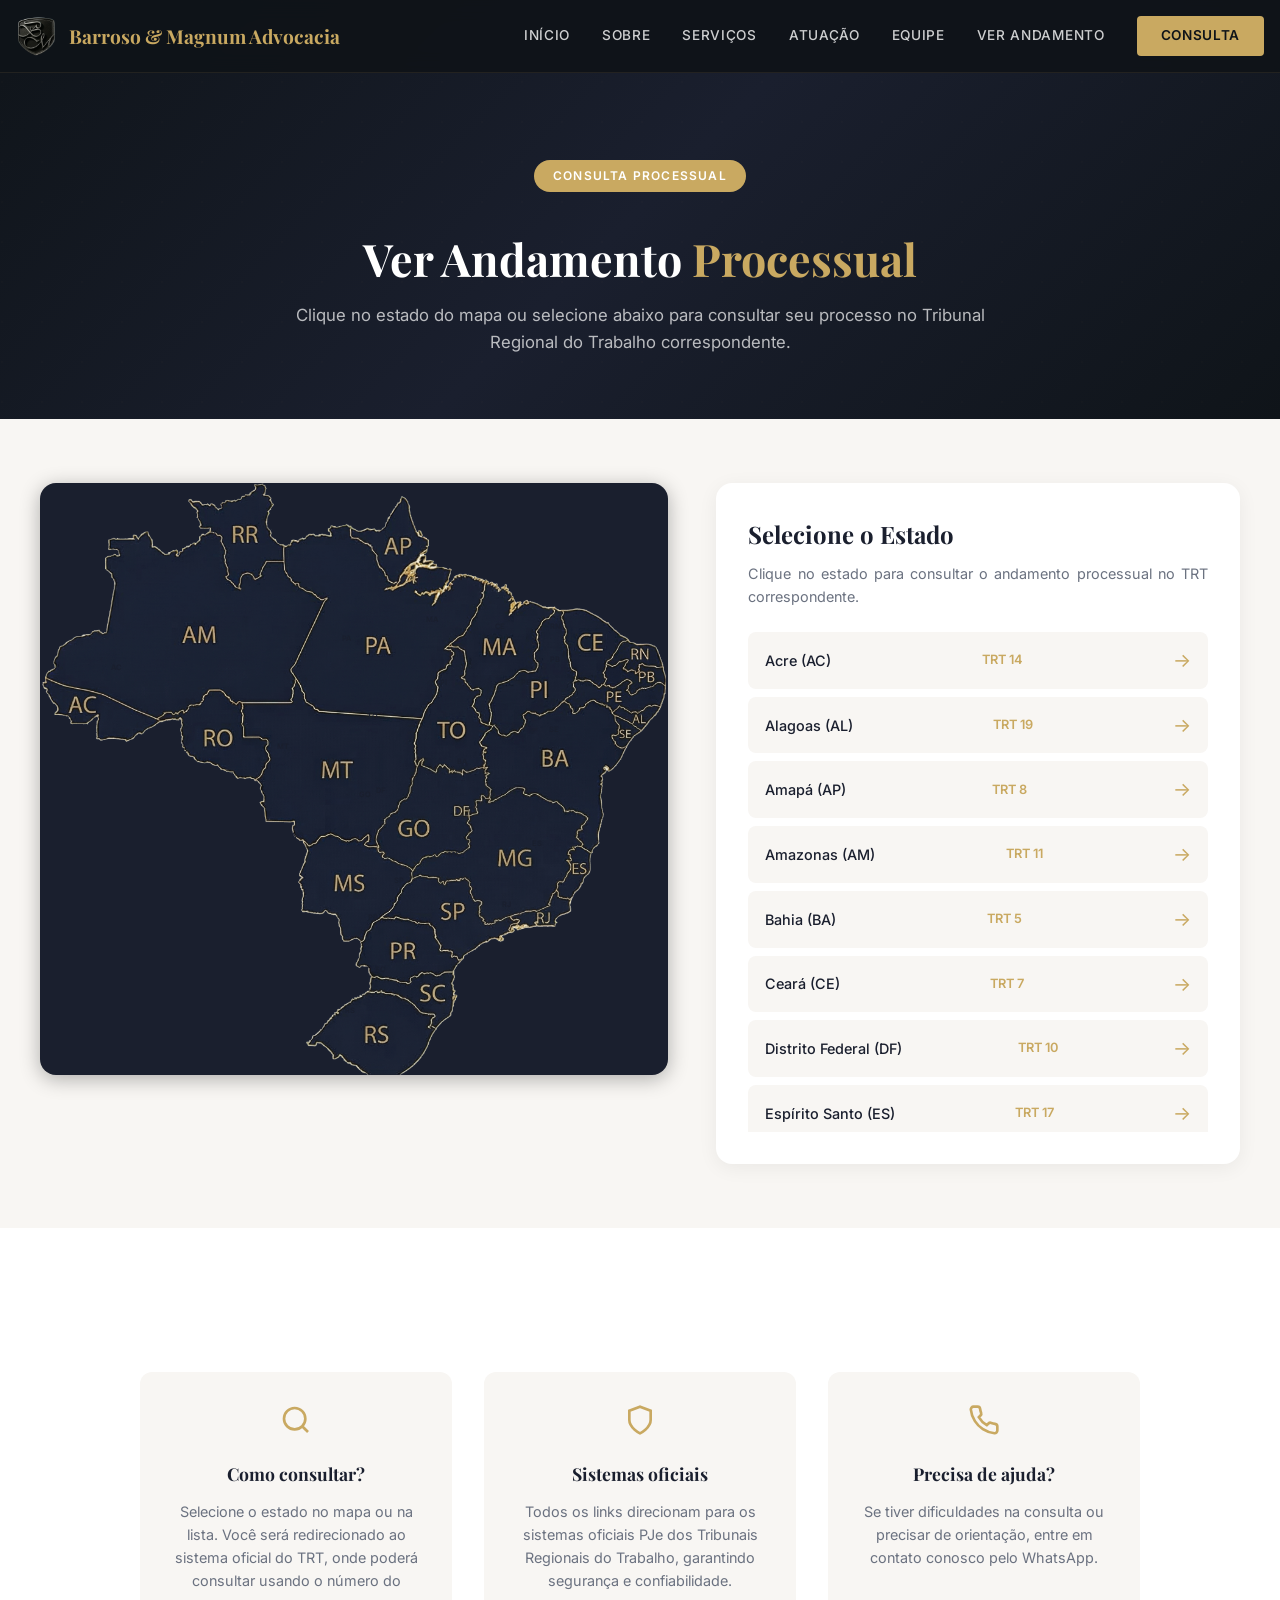
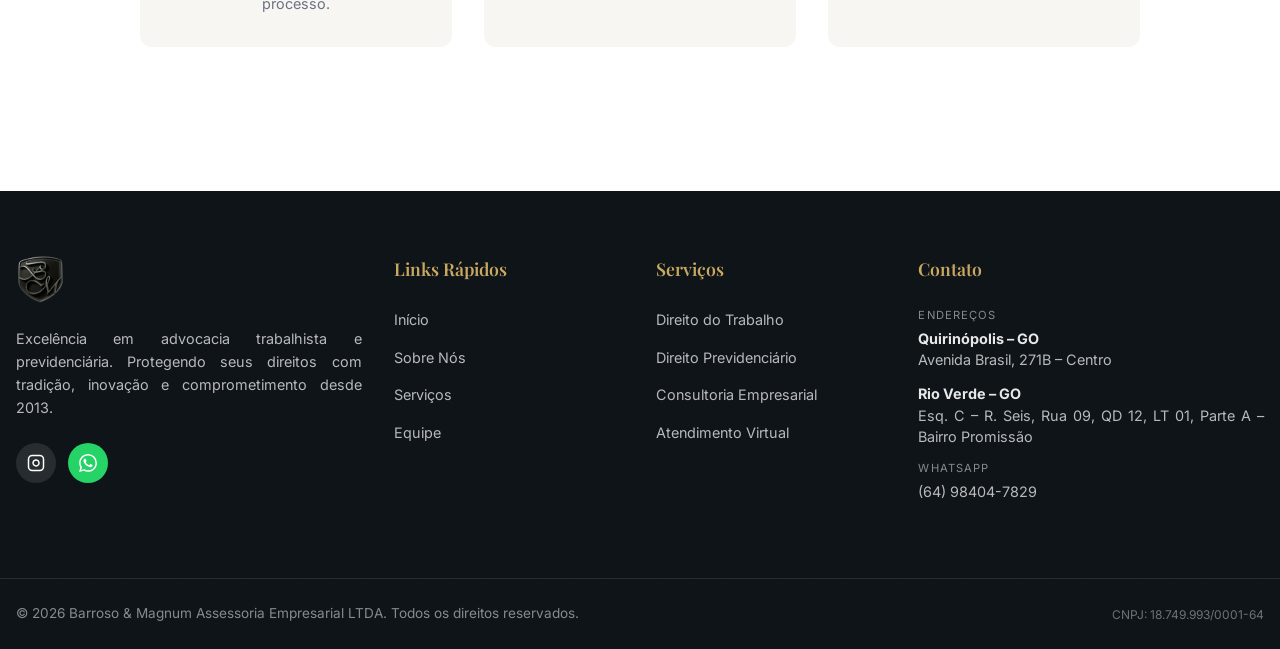
<file: ver-andamento.html>
<!DOCTYPE html>
<html lang="pt-BR">
<head>
  <meta charset="UTF-8" />
  <meta name="viewport" content="width=device-width, initial-scale=1.0" />
  <meta name="description" content="Consulte o andamento processual do seu caso diretamente no Tribunal Regional do Trabalho do seu estado." />
  <meta name="keywords" content="andamento processual, TRT, consulta processo, Justiça do Trabalho" />
  <meta name="author" content="Barroso & Magnum Assessoria Empresarial LTDA" />
  <meta name="theme-color" content="#1a1f2e" />
  <link rel="icon" type="image/png" href="./images/logo.png" />
  <title>Ver Andamento Processual | Barroso & Magnum</title>
  <link rel="preconnect" href="https://fonts.googleapis.com" />
  <link rel="preconnect" href="https://fonts.gstatic.com" crossorigin />
  <link href="https://fonts.googleapis.com/css2?family=Playfair+Display:wght@400;500;600;700;800&family=Inter:wght@300;400;500;600;700&display=swap" rel="stylesheet" />
  <link rel="stylesheet" href="./assets/styles.css" />
  <link rel="stylesheet" href="./assets/andamento.css" />
</head>
<body>
  <!-- Navbar -->
  <nav id="navbar" class="navbar scrolled">
    <div class="nav-container">
      <a href="./index.html" class="nav-logo">
        <img src="./images/logo.png" alt="Barroso & Magnum" class="nav-logo-img" />
        <span class="nav-logo-text">Barroso & Magnum Advocacia</span>
      </a>
      <div class="nav-links" id="navLinks">
        <a href="./index.html#home">INÍCIO</a>
        <a href="./index.html#sobre">SOBRE</a>
        <a href="./index.html#servicos">SERVIÇOS</a>
        <a href="./index.html#atuacao">ATUAÇÃO</a>
        <a href="./index.html#equipe">EQUIPE</a>
        <a href="./ver-andamento.html">VER ANDAMENTO</a>
        <a href="./ver-andamento.html" class="nav-btn-consulta">CONSULTA</a>
      </div>
      <button class="nav-toggle" id="navToggle" aria-label="Abrir menu" aria-expanded="false">
        <span></span><span></span><span></span>
      </button>
    </div>
  </nav>

  <main>
    <!-- Hero Banner -->
    <section class="andamento-hero">
      <div class="andamento-hero-content">
        <span class="section-label-pill">CONSULTA PROCESSUAL</span>
        <h1 class="andamento-hero-title">Ver Andamento <span class="gold-text">Processual</span></h1>
        <p class="andamento-hero-desc">Clique no estado do mapa ou selecione abaixo para consultar seu processo no Tribunal Regional do Trabalho correspondente.</p>
      </div>
    </section>

    <!-- Map Section -->
    <section class="map-section">
      <div class="map-container">
        <div class="map-wrapper">
          <img src="./images/mapa-brasil.png" alt="Mapa do Brasil" class="mapa-background">
          <div id="tooltip" class="map-tooltip" role="tooltip" aria-hidden="true">Consultar processos no TRT deste estado</div>
          <svg id="brazilMap" viewBox="0 0 800 750" xmlns="http://www.w3.org/2000/svg" role="img" aria-label="Mapa interativo do Brasil com estados clicáveis">
            <!-- AM - Amazonas -->
            <path id="AM" class="state" d="M120,80 L220,60 L280,80 L300,120 L280,180 L300,220 L260,260 L200,260 L140,240 L100,200 L80,140 Z" data-state="AM" tabindex="0" aria-label="Amazonas - TRT 11"/>
            <!-- PA - Pará -->
            <path id="PA" class="state" d="M300,120 L400,100 L460,120 L480,180 L460,240 L400,280 L340,260 L300,220 L280,180 Z" data-state="PA" tabindex="0" aria-label="Pará - TRT 8"/>
            <!-- RR - Roraima -->
            <path id="RR" class="state" d="M180,20 L240,10 L260,40 L240,70 L200,70 L170,50 Z" data-state="RR" tabindex="0" aria-label="Roraima - TRT 11"/>
            <!-- AP - Amapá -->
            <path id="AP" class="state" d="M360,30 L400,20 L420,50 L400,90 L370,80 L350,60 Z" data-state="AP" tabindex="0" aria-label="Amapá - TRT 8"/>
            <!-- AC - Acre -->
            <path id="AC" class="state" d="M40,200 L100,190 L130,220 L110,260 L60,260 L30,240 Z" data-state="AC" tabindex="0" aria-label="Acre - TRT 14"/>
            <!-- RO - Rondônia -->
            <path id="RO" class="state" d="M140,240 L200,230 L230,270 L210,310 L160,310 L130,280 Z" data-state="RO" tabindex="0" aria-label="Rondônia - TRT 14"/>
            <!-- MT - Mato Grosso -->
            <path id="MT" class="state" d="M230,270 L340,260 L380,300 L380,380 L320,400 L260,380 L230,340 Z" data-state="MT" tabindex="0" aria-label="Mato Grosso - TRT 23"/>
            <!-- TO - Tocantins -->
            <path id="TO" class="state" d="M400,240 L440,230 L460,280 L450,340 L420,360 L390,340 L380,300 Z" data-state="TO" tabindex="0" aria-label="Tocantins - TRT 10"/>
            <!-- MA - Maranhão -->
            <path id="MA" class="state" d="M460,120 L530,110 L560,150 L540,200 L500,220 L460,210 L450,170 Z" data-state="MA" tabindex="0" aria-label="Maranhão - TRT 16"/>
            <!-- PI - Piauí -->
            <path id="PI" class="state" d="M500,200 L540,190 L560,230 L550,280 L520,300 L490,280 L480,240 Z" data-state="PI" tabindex="0" aria-label="Piauí - TRT 22"/>
            <!-- CE - Ceará -->
            <path id="CE" class="state" d="M560,140 L620,130 L640,170 L620,210 L580,210 L560,180 Z" data-state="CE" tabindex="0" aria-label="Ceará - TRT 7"/>
            <!-- RN - Rio Grande do Norte -->
            <path id="RN" class="state" d="M640,160 L690,150 L700,180 L680,200 L650,200 L640,180 Z" data-state="RN" tabindex="0" aria-label="Rio Grande do Norte - TRT 21"/>
            <!-- PB - Paraíba -->
            <path id="PB" class="state" d="M640,200 L700,195 L710,220 L690,235 L650,235 L635,220 Z" data-state="PB" tabindex="0" aria-label="Paraíba - TRT 13"/>
            <!-- PE - Pernambuco -->
            <path id="PE" class="state" d="M560,230 L640,225 L700,240 L700,270 L640,270 L560,260 Z" data-state="PE" tabindex="0" aria-label="Pernambuco - TRT 6"/>
            <!-- AL - Alagoas -->
            <path id="AL" class="state" d="M660,270 L700,265 L710,290 L690,300 L665,295 Z" data-state="AL" tabindex="0" aria-label="Alagoas - TRT 19"/>
            <!-- SE - Sergipe -->
            <path id="SE" class="state" d="M650,300 L685,295 L690,320 L670,330 L650,320 Z" data-state="SE" tabindex="0" aria-label="Sergipe - TRT 20"/>
            <!-- BA - Bahia -->
            <path id="BA" class="state" d="M460,280 L550,270 L620,280 L650,320 L640,400 L580,430 L500,420 L460,380 L440,340 Z" data-state="BA" tabindex="0" aria-label="Bahia - TRT 5"/>
            <!-- GO - Goiás -->
            <path id="GO" class="state" d="M380,360 L440,340 L460,380 L450,430 L410,450 L370,430 L360,390 Z" data-state="GO" tabindex="0" aria-label="Goiás - TRT 18"/>
            <!-- DF - Distrito Federal -->
            <circle id="DF" class="state state-df" cx="435" cy="395" r="12" data-state="DF" tabindex="0" aria-label="Distrito Federal - TRT 10"/>
            <!-- MG - Minas Gerais -->
            <path id="MG" class="state" d="M450,430 L540,420 L600,440 L620,490 L580,530 L520,540 L470,520 L440,480 Z" data-state="MG" tabindex="0" aria-label="Minas Gerais - TRT 3"/>
            <!-- ES - Espírito Santo -->
            <path id="ES" class="state" d="M620,440 L660,430 L670,470 L650,500 L620,490 Z" data-state="ES" tabindex="0" aria-label="Espírito Santo - TRT 17"/>
            <!-- RJ - Rio de Janeiro -->
            <path id="RJ" class="state" d="M570,530 L620,520 L650,540 L640,570 L600,570 L570,555 Z" data-state="RJ" tabindex="0" aria-label="Rio de Janeiro - TRT 1"/>
            <!-- SP - São Paulo -->
            <path id="SP" class="state" d="M400,470 L470,460 L530,480 L540,540 L500,570 L440,560 L400,530 Z" data-state="SP" tabindex="0" aria-label="São Paulo - TRT 2/15"/>
            <!-- MS - Mato Grosso do Sul -->
            <path id="MS" class="state" d="M300,400 L370,390 L400,430 L400,490 L360,520 L300,510 L280,460 Z" data-state="MS" tabindex="0" aria-label="Mato Grosso do Sul - TRT 24"/>
            <!-- PR - Paraná -->
            <path id="PR" class="state" d="M360,520 L440,510 L480,540 L470,590 L410,610 L360,590 Z" data-state="PR" tabindex="0" aria-label="Paraná - TRT 9"/>
            <!-- SC - Santa Catarina -->
            <path id="SC" class="state" d="M390,610 L460,600 L480,630 L460,660 L410,660 L390,640 Z" data-state="SC" tabindex="0" aria-label="Santa Catarina - TRT 12"/>
            <!-- RS - Rio Grande do Sul -->
            <path id="RS" class="state" d="M350,650 L420,640 L460,660 L450,710 L400,730 L350,710 L330,680 Z" data-state="RS" tabindex="0" aria-label="Rio Grande do Sul - TRT 4"/>
          </svg>
        </div>

        <!-- State List (mobile alternative) -->
        <div class="states-list-wrapper">
          <h3>Selecione o Estado</h3>
          <p class="states-list-desc">Clique no estado para consultar o andamento processual no TRT correspondente.</p>
          <div class="states-grid" id="statesGrid" role="list" aria-label="Lista de estados brasileiros">
            <!-- Populated by JS -->
          </div>
        </div>
      </div>
    </section>

    <!-- Info Section -->
    <section class="andamento-info">
      <div class="section-container">
        <div class="info-cards">
          <div class="info-card">
            <div class="info-card-icon">
              <svg width="32" height="32" viewBox="0 0 24 24" fill="none" stroke="#C9A961" stroke-width="2"><circle cx="11" cy="11" r="8"/><line x1="21" y1="21" x2="16.65" y2="16.65"/></svg>
            </div>
            <h4>Como consultar?</h4>
            <p>Selecione o estado no mapa ou na lista. Você será redirecionado ao sistema oficial do TRT, onde poderá consultar usando o número do processo.</p>
          </div>
          <div class="info-card">
            <div class="info-card-icon">
              <svg width="32" height="32" viewBox="0 0 24 24" fill="none" stroke="#C9A961" stroke-width="2"><path d="M12 22s8-4 8-10V5l-8-3-8 3v7c0 6 8 10 8 10z"/></svg>
            </div>
            <h4>Sistemas oficiais</h4>
            <p>Todos os links direcionam para os sistemas oficiais PJe dos Tribunais Regionais do Trabalho, garantindo segurança e confiabilidade.</p>
          </div>
          <div class="info-card">
            <div class="info-card-icon">
              <svg width="32" height="32" viewBox="0 0 24 24" fill="none" stroke="#C9A961" stroke-width="2"><path d="M22 16.92v3a2 2 0 0 1-2.18 2 19.79 19.79 0 0 1-8.63-3.07 19.5 19.5 0 0 1-6-6 19.79 19.79 0 0 1-3.07-8.67A2 2 0 0 1 4.11 2h3a2 2 0 0 1 2 1.72 12.84 12.84 0 0 0 .7 2.81 2 2 0 0 1-.45 2.11L8.09 9.91a16 16 0 0 0 6 6l1.27-1.27a2 2 0 0 1 2.11-.45 12.84 12.84 0 0 0 2.81.7A2 2 0 0 1 22 16.92z"/></svg>
            </div>
            <h4>Precisa de ajuda?</h4>
            <p>Se tiver dificuldades na consulta ou precisar de orientação, entre em contato conosco pelo WhatsApp.</p>
          </div>
        </div>
      </div>
    </section>
  </main>

  <!-- Footer (same as index) -->
  <footer class="footer">
    <div class="footer-pattern"></div>
    <div class="footer-content">
      <div class="footer-grid">
        <div class="footer-col footer-brand">
          <div class="footer-logo">
            <img src="./images/logo.png" alt="Barroso & Magnum" />
          </div>
          <p class="footer-desc">Excelência em advocacia trabalhista e previdenciária. Protegendo seus direitos com tradição, inovação e comprometimento desde 2013.</p>
          <div class="footer-social">
            <a href="#" aria-label="Instagram" class="social-btn"><svg width="18" height="18" viewBox="0 0 24 24" fill="none" stroke="currentColor" stroke-width="2"><rect x="2" y="2" width="20" height="20" rx="5" ry="5"/><path d="M16 11.37A4 4 0 1 1 12.63 8 4 4 0 0 1 16 11.37z"/><line x1="17.5" y1="6.5" x2="17.51" y2="6.5"/></svg></a>
            <a href="https://wa.me/5564984047829" target="_blank" rel="noopener noreferrer" aria-label="WhatsApp" class="social-btn whatsapp-social"><svg width="18" height="18" viewBox="0 0 24 24" fill="currentColor"><path d="M17.472 14.382c-.297-.149-1.758-.867-2.03-.967-.273-.099-.471-.148-.67.15-.197.297-.767.966-.94 1.164-.173.199-.347.223-.644.075-.297-.15-1.255-.463-2.39-1.475-.883-.788-1.48-1.761-1.653-2.059-.173-.297-.018-.458.13-.606.134-.133.298-.347.446-.52.149-.174.198-.298.298-.497.099-.198.05-.371-.025-.52-.075-.149-.669-1.612-.916-2.207-.242-.579-.487-.5-.669-.51-.173-.008-.371-.01-.57-.01-.198 0-.52.074-.792.372-.272.297-1.04 1.016-1.04 2.479 0 1.462 1.065 2.875 1.213 3.074.149.198 2.096 3.2 5.077 4.487.709.306 1.262.489 1.694.625.712.227 1.36.195 1.871.118.571-.085 1.758-.719 2.006-1.413.248-.694.248-1.289.173-1.413-.074-.124-.272-.198-.57-.347m-5.421 7.403h-.004a9.87 9.87 0 01-5.031-1.378l-.361-.214-3.741.982.998-3.648-.235-.374a9.86 9.86 0 01-1.51-5.26c.001-5.45 4.436-9.884 9.888-9.884 2.64 0 5.122 1.03 6.988 2.898a9.825 9.825 0 012.893 6.994c-.003 5.45-4.437 9.884-9.885 9.884m8.413-18.297A11.815 11.815 0 0012.05 0C5.495 0 .16 5.335.157 11.892c0 2.096.547 4.142 1.588 5.945L.057 24l6.305-1.654a11.882 11.882 0 005.683 1.448h.005c6.554 0 11.89-5.335 11.893-11.893a11.821 11.821 0 00-3.48-8.413z"/></svg></a>
          </div>
        </div>
        <div class="footer-col">
          <h4>Links Rápidos</h4>
          <ul>
            <li><a href="./index.html#home">Início</a></li>
            <li><a href="./index.html#sobre">Sobre Nós</a></li>
            <li><a href="./index.html#servicos">Serviços</a></li>
            <li><a href="./index.html#equipe">Equipe</a></li>
          </ul>
        </div>
        <div class="footer-col">
          <h4>Serviços</h4>
          <ul>
            <li><a href="./index.html#servicos">Direito do Trabalho</a></li>
            <li><a href="./index.html#servicos">Direito Previdenciário</a></li>
            <li><a href="./index.html#servicos">Consultoria Empresarial</a></li>
            <li><a href="./index.html#atuacao">Atendimento Virtual</a></li>
          </ul>
        </div>
        <div class="footer-col">
          <h4>Contato</h4>
          <ul class="footer-contact-list">
            <li>
              <span class="footer-contact-label">ENDEREÇOS</span>
              <strong>Quirinópolis – GO</strong>
              Avenida Brasil, 271B – Centro
            </li>
            <li>
              <strong>Rio Verde – GO</strong>
              Esq. C – R. Seis, Rua 09, QD 12, LT 01, Parte A – Bairro Promissão
            </li>

            <li>
              <span class="footer-contact-label">WHATSAPP</span>
              <a href="https://wa.me/5564984047829" target="_blank" rel="noopener noreferrer">(64) 98404-7829</a>
            </li>
          </ul>
        </div>
      </div>
      <div class="footer-bottom">
        <p>&copy; <span id="currentYear"></span> Barroso & Magnum Assessoria Empresarial LTDA. Todos os direitos reservados.</p>
        <p class="footer-cnpj">CNPJ: 18.749.993/0001-64</p>
      </div>
    </div>
  </footer>

  <script src="./assets/main.js"></script>
  <script src="./assets/andamento.js"></script>
</body>
</html>
</file>
<file: assets/styles.css>
/* ============================================
   Barroso & Magnum - Main Stylesheet
   ============================================ */

/* Reset & Base */
*, *::before, *::after {
  margin: 0;
  padding: 0;
  box-sizing: border-box;
}

html {
  scroll-behavior: smooth;
  -webkit-font-smoothing: antialiased;
  -moz-osx-font-smoothing: grayscale;
}

body {
  font-family: 'Inter', -apple-system, BlinkMacSystemFont, 'Segoe UI', sans-serif;
  color: #1a1f2e;
  background: #fff;
  line-height: 1.6;
  overflow-x: hidden;
  text-align: justify;
}

img {
  max-width: 100%;
  height: auto;
  display: block;
}

a {
  text-decoration: none;
  color: inherit;
}

ul {
  list-style: none;
}

/* Typography */
.gold-text {
  color: #C9A961;
}

.section-label {
  display: inline-block;
  color: #C9A961;
  font-size: 0.8rem;
  font-weight: 600;
  letter-spacing: 0.15em;
  text-transform: uppercase;
  margin-bottom: 1rem;
}

.section-label-pill {
  display: inline-block;
  background: #C9A961;
  color: #fff;
  font-size: 0.75rem;
  font-weight: 600;
  letter-spacing: 0.1em;
  text-transform: uppercase;
  padding: 0.4rem 1.2rem;
  border-radius: 9999px;
  margin-bottom: 1.5rem;
}

.section-title {
  font-family: 'Playfair Display', serif;
  font-size: 2.5rem;
  font-weight: 700;
  color: #1a1f2e;
  text-align: center;
  margin-bottom: 0.5rem;
  line-height: 1.2;
}

.section-title-left {
  font-family: 'Playfair Display', serif;
  font-size: 2.5rem;
  font-weight: 700;
  color: #fff;
  text-align: left;
  margin-bottom: 2rem;
  line-height: 1.2;
}

.section-divider {
  width: 60px;
  height: 3px;
  background: #C9A961;
  margin: 1rem auto;
  border-radius: 2px;
}

.section-subtitle {
  text-align: center;
  color: #6b7280;
  font-size: 1rem;
  max-width: 600px;
  margin: 0 auto 3rem;
}

.section-container {
  max-width: 1280px;
  margin: 0 auto;
  padding: 5rem 1rem;
  text-align: center;
}

.mt-2 {
  margin-top: 0.5rem;
}

/* Animations */
.animate-on-scroll {
  opacity: 0;
  transform: translateY(30px);
  transition: opacity 0.6s ease-out, transform 0.6s ease-out;
}

.animate-on-scroll.visible {
  opacity: 1;
  transform: translateY(0);
}

.stagger-1 { transition-delay: 0.1s; }
.stagger-2 { transition-delay: 0.2s; }
.stagger-3 { transition-delay: 0.3s; }
.stagger-4 { transition-delay: 0.4s; }

.fade-in {
  opacity: 0;
}

.fade-in.visible {
  opacity: 1;
}

/* ============================================
   NAVBAR
   ============================================ */
.navbar {
  position: fixed;
  top: 0;
  left: 0;
  right: 0;
  z-index: 1000;
  background: rgba(15, 20, 25, 0.95);
  backdrop-filter: blur(10px);
  -webkit-backdrop-filter: blur(10px);
  border-bottom: 1px solid rgba(201, 169, 97, 0.1);
  transition: all 0.3s ease;
}

.navbar.scrolled {
  box-shadow: 0 4px 30px rgba(0, 0, 0, 0.3);
}

.nav-container {
  max-width: 1280px;
  margin: 0 auto;
  padding: 0 1rem;
  display: flex;
  align-items: center;
  justify-content: space-between;
  height: 72px;
}

.nav-logo {
  display: flex;
  align-items: center;
  gap: 0.75rem;
}

.nav-logo-img {
  height: 40px;
  width: auto;
  object-fit: contain;
}

.nav-logo-text {
  font-family: 'Playfair Display', serif;
  font-size: 1.2rem;
  font-weight: 700;
  color: #C9A961;
}

.nav-links {
  display: flex;
  align-items: center;
  gap: 2rem;
}

.nav-links a {
  color: rgba(255, 255, 255, 0.8);
  font-size: 0.85rem;
  font-weight: 500;
  letter-spacing: 0.05em;
  transition: color 0.3s;
}

.nav-links a:hover {
  color: #C9A961;
}

.nav-btn-consulta {
  background: #C9A961 !important;
  color: #0f1419 !important;
  padding: 0.6rem 1.5rem;
  border-radius: 4px;
  font-weight: 600 !important;
  transition: background 0.3s !important;
}

.nav-btn-consulta:hover {
  background: #A68B4B !important;
}

.nav-toggle {
  display: none;
  flex-direction: column;
  gap: 5px;
  background: none;
  border: none;
  cursor: pointer;
  padding: 0.5rem;
}

.nav-toggle span {
  display: block;
  width: 24px;
  height: 2px;
  background: #fff;
  transition: all 0.3s;
}

/* ============================================
   HERO
   ============================================ */
.hero-section {
  min-height: 100vh;
  background: linear-gradient(135deg, #0f1419 0%, #1a1f2e 50%, #0f1419 100%);
  display: flex;
  align-items: center;
  padding-top: 80px;
  position: relative;
  overflow: hidden;
}

.hero-bg-pattern {
  position: absolute;
  inset: 0;
  opacity: 0.05;
  background-image: radial-gradient(circle at 2px 2px, rgba(201, 169, 97, 0.4) 1px, transparent 0);
  background-size: 30px 30px;
  pointer-events: none;
}

.hero-container {
  max-width: 1280px;
  margin: 0 auto;
  padding: 4rem 1.5rem;
  display: grid;
  grid-template-columns: 1.1fr 0.9fr;
  gap: 4rem;
  align-items: center;
  position: relative;
  z-index: 1;
  width: 100%;
}

.hero-content {
  text-align: left;
}

.hero-badge {
  display: inline-flex;
  align-items: center;
  gap: 0.75rem;
  background: rgba(201, 169, 97, 0.1);
  color: #C9A961;
  padding: 0.6rem 1.2rem;
  border-radius: 50px;
  font-size: 0.75rem;
  font-weight: 700;
  letter-spacing: 0.15em;
  margin-bottom: 2rem;
  border: 1px solid rgba(201, 169, 97, 0.2);
}

.hero-title {
  font-family: 'Playfair Display', serif;
  font-size: 3.8rem;
  font-weight: 800;
  color: #fff;
  line-height: 1.1;
  margin-bottom: 1.5rem;
}

.hero-subtitle {
  font-size: 1.15rem;
  color: rgba(255, 255, 255, 0.7);
  line-height: 1.8;
  margin-bottom: 3rem;
  max-width: 580px;
}

.hero-buttons {
  display: flex;
  gap: 1.5rem;
  margin-bottom: 3rem;
  flex-wrap: wrap;
}

.btn-primary {
  display: inline-flex;
  align-items: center;
  justify-content: center;
  gap: 0.75rem;
  padding: 1.1rem 2.2rem;
  background: #C9A961;
  color: #0f1419;
  font-weight: 700;
  font-size: 0.9rem;
  letter-spacing: 0.05em;
  text-transform: uppercase;
  border-radius: 8px;
  transition: all 0.4s cubic-bezier(0.165, 0.84, 0.44, 1);
  box-shadow: 0 10px 30px rgba(201, 169, 97, 0.3);
}

.btn-primary:hover {
  background: #d4b87a;
  transform: translateY(-3px);
  box-shadow: 0 15px 40px rgba(201, 169, 97, 0.4);
}

.btn-outline {
  display: inline-flex;
  align-items: center;
  justify-content: center;
  gap: 0.75rem;
  padding: 1.1rem 2.2rem;
  background: transparent;
  color: #fff;
  font-weight: 700;
  font-size: 0.9rem;
  letter-spacing: 0.05em;
  text-transform: uppercase;
  border: 2px solid rgba(255, 255, 255, 0.2);
  border-radius: 8px;
  transition: all 0.4s cubic-bezier(0.165, 0.84, 0.44, 1);
}

.btn-outline:hover {
  color: #C9A961;
  border-color: #C9A961;
  background: rgba(201, 169, 97, 0.05);
  transform: translateY(-3px);
}

.hero-stats {
  display: flex;
  align-items: center;
  gap: 1rem;
  color: rgba(255, 255, 255, 0.5);
}

.hero-stats-icon {
  color: #C9A961;
}

.hero-stats-text {
  font-size: 0.95rem;
  font-weight: 500;
}

.hero-image {
  position: relative;
  display: flex;
  justify-content: center;
  align-items: center;
}

.hero-image-wrapper {
  position: relative;
  width: 100%;
  max-width: 520px;
  border-radius: 20px;
  background: rgba(255, 255, 255, 0.03);
  backdrop-filter: blur(12px);
  padding: 2.5rem;
  border: 1px solid rgba(201, 169, 97, 0.2);
  box-shadow: 0 40px 100px rgba(0, 0, 0, 0.6);
  z-index: 2;
}

.hero-image-wrapper::before {
  content: '';
  position: absolute;
  inset: -2px;
  background: linear-gradient(45deg, transparent, rgba(201, 169, 97, 0.3), transparent);
  border-radius: 20px;
  z-index: -1;
  opacity: 0.4;
}

.hero-shield {
  width: 100%;
  height: auto;
  display: block;
  animation: floatLogo 6s ease-in-out infinite;
  filter: drop-shadow(0 20px 40px rgba(0,0,0,0.5));
}

@keyframes floatLogo {
  0%, 100% { transform: translateY(0px) rotate(0deg); }
  50% { transform: translateY(-15px) rotate(1deg); }
}

.hero-float-card-top {
  position: absolute;
  top: -20px;
  left: -20px;
  background: #C9A961;
  border-radius: 12px;
  padding: 1rem 1.25rem;
  box-shadow: 0 15px 40px rgba(0, 0, 0, 0.4);
  text-align: center;
  z-index: 3;
}

.hero-float-number {
  display: block;
  font-size: 1.8rem;
  font-weight: 800;
  color: #0f1419;
  line-height: 1;
}

.hero-float-label {
  font-size: 0.7rem;
  font-weight: 700;
  color: rgba(15, 20, 25, 0.8);
  text-transform: uppercase;
  letter-spacing: 0.15em;
}




/* ============================================
   STATS
   ============================================ */
.stats-section {
  background: #C9A961;
  padding: 3rem 0;
}

.stats-container {
  max-width: 1000px;
  margin: 0 auto;
  display: flex;
  justify-content: center;
  gap: 4rem;
  padding: 0 1rem;
}

.stat-item {
  display: flex;
  flex-direction: column;
  align-items: center;
  text-align: center;
}

.stat-icon {
  width: 48px;
  height: 48px;
  border-radius: 50%;
  background: rgba(0, 0, 0, 0.1);
  display: flex;
  align-items: center;
  justify-content: center;
  color: #000;
  margin-bottom: 0.75rem;
}

.stat-number {
  font-family: 'Playfair Display', serif;
  font-size: 2.5rem;
  font-weight: 700;
  color: #000;
  line-height: 1;
}

.stat-label {
  font-size: 0.75rem;
  font-weight: 600;
  letter-spacing: 0.1em;
  color: #000;
  margin-top: 0.25rem;
}

/* ============================================
   ABOUT
   ============================================ */
.about-section {
  background: #fff;
  padding: 5rem 0;
}

.about-two-col {
  display: grid;
  grid-template-columns: 1fr 1.2fr;
  gap: 3rem;
  margin-bottom: 2rem; /* Reduzido de 4rem */
  text-align: left;
}

.about-image-col {
  display: flex;
  justify-content: center;
  align-items: flex-start;
}

.about-image-wrapper {
  position: relative;
  width: 100%;
  max-width: 450px;
  border-radius: 12px;
  overflow: hidden;
  background: #1a1f2e;
  border: 2px solid rgba(201, 169, 97, 0.2);
}

.about-image-wrapper img {
  width: 100%;
  height: auto;
  display: block;
}

.about-years-badge {
  position: absolute;
  bottom: 20px;
  right: 20px;
  background: #C9A961;
  border-radius: 12px;
  padding: 1rem 1.25rem;
  text-align: center;
  box-shadow: 0 8px 30px rgba(0, 0, 0, 0.3);
}

.about-years-number {
  display: block;
  font-size: 2rem;
  font-weight: 700;
  color: #fff;
  line-height: 1;
}

.about-years-text {
  font-size: 0.65rem;
  font-weight: 600;
  letter-spacing: 0.1em;
  color: rgba(255, 255, 255, 0.9);
  text-transform: uppercase;
}

.about-text-col {
  text-align: left;
}

.about-heading {
  font-family: 'Playfair Display', serif;
  font-size: 1.8rem;
  font-weight: 700;
  color: #1a1f2e;
  margin-bottom: 1.5rem;
  line-height: 1.3;
}

.about-text {
  color: #6b7280;
  line-height: 1.8;
  margin-bottom: 2rem;
}

.about-text p {
  margin-bottom: 1rem;
}

.about-atendimento {
  margin-top: 1rem;
}

.about-atendimento-title {
  font-weight: 600;
  color: #1a1f2e;
  margin-bottom: 0.5rem;
}

.about-list {
  margin-bottom: 2rem;
}

.about-list li {
  display: flex;
  align-items: center;
  gap: 0.75rem;
  color: #1a1f2e;
  font-weight: 500;
  padding: 0.5rem 0;
}

.check-icon {
  width: 24px;
  height: 24px;
  border-radius: 50%;
  background: rgba(201, 169, 97, 0.2);
  display: flex;
  align-items: center;
  justify-content: center;
  flex-shrink: 0;
  color: #C9A961;
}

.about-link {
  display: inline-flex;
  align-items: center;
  gap: 0.5rem;
  color: #C9A961;
  font-weight: 600;
  transition: color 0.3s;
}

.about-link:hover {
  color: #A68B4B;
}

.about-values {
  display: flex;
  flex-direction: row;
  flex-wrap: nowrap;
  justify-content: center;
  gap: 2rem; /* Mais espaço entre eles */
  margin-top: 1rem;
  align-items: stretch;
  max-width: 1400px; /* Aumentado para expandir horizontalmente */
  margin-left: auto;
  margin-right: auto;
  width: 100%;
}

.value-card {
  flex: 1;
  min-width: 0;
  background: #fff;
  border-radius: 16px;
  padding: 2rem; /* Aumentado o respiro interno lateral */
  box-shadow: 0 10px 40px rgba(0, 0, 0, 0.05);
  transition: all 0.4s cubic-bezier(0.165, 0.84, 0.44, 1);
  border: 1px solid rgba(201, 169, 97, 0.1);
  border-top: 4px solid #C9A961;
  text-align: left;
  display: flex;
  flex-direction: column;
}

.value-card:hover {
  box-shadow: 0 8px 30px rgba(0, 0, 0, 0.12);
  transform: translateY(-4px);
}

.value-icon {
  width: 48px;
  height: 48px;
  border-radius: 50%;
  background: rgba(201, 169, 97, 0.15);
  display: flex;
  align-items: center;
  justify-content: center;
  color: #C9A961;
  margin-bottom: 1rem;
}

.value-card h4 {
  font-family: 'Playfair Display', serif;
  font-size: 1.25rem;
  font-weight: 700;
  color: #1a1f2e;
  margin-bottom: 0.75rem;
}

.value-card p {
  color: #6b7280;
  font-size: 0.85rem;
  line-height: 1.5;
}

.value-list {
  margin: 0;
  padding: 0;
  list-style: none;
}

.value-list li {
  font-size: 0.9rem;
  color: #6b7280;
  margin-bottom: 0.75rem;
  line-height: 1.5;
}

.value-list li strong {
  color: #1a1f2e;
  display: block;
  margin-bottom: 0.1rem;
}

/* ============================================
   SERVICES - 3D CAROUSEL
   ============================================ */
.services-section {
  background: #f8f6f3;
  padding: 5rem 0;
}

.carousel-3d-container {
  perspective: 1200px;
  max-width: 1000px;
  margin: 0 auto;
  padding: 2rem 0;
}

.services-swiper {
  overflow: visible !important;
  padding: 2rem 0 3rem;
}

.services-swiper .swiper-wrapper {
  align-items: center;
}

.services-swiper .swiper-slide {
  transition: all 0.6s ease-out;
  transform-style: preserve-3d;
  width: 280px;
}

.services-swiper .swiper-slide-active {
  transform: rotateY(0deg) scale(1.1) translateZ(0);
  z-index: 10;
}

.services-swiper .swiper-slide-prev {
  transform: rotateY(45deg) translateZ(-120px) scale(0.9);
  z-index: 5;
  opacity: 0.7;
  filter: blur(1px);
}

.services-swiper .swiper-slide-next {
  transform: rotateY(-45deg) translateZ(-120px) scale(0.9);
  z-index: 5;
  opacity: 0.7;
  filter: blur(1px);
}

.services-swiper .swiper-slide:not(.swiper-slide-active):not(.swiper-slide-prev):not(.swiper-slide-next) {
  transform: rotateY(0deg) translateZ(-200px) scale(0.75);
  opacity: 0.3;
  filter: blur(2px);
}

.service-card-3d {
  background: #fff;
  border-radius: 12px;
  padding: 2.5rem 1.5rem;
  text-align: center;
  box-shadow: 0 8px 30px rgba(0, 0, 0, 0.1);
  transition: all 0.5s ease-out;
  display: flex;
  flex-direction: column;
  align-items: center;
  gap: 1.25rem;
  min-height: 240px;
}

.swiper-slide-active .service-card-3d {
  box-shadow: 0 20px 60px rgba(0, 0, 0, 0.15);
}

.service-icon-circle {
  width: 70px;
  height: 70px;
  border-radius: 50%;
  display: flex;
  align-items: center;
  justify-content: center;
}

.service-icon-circle.blue {
  background: rgba(59, 130, 246, 0.15);
  color: #3b82f6;
}

.service-icon-circle.green {
  background: rgba(34, 197, 94, 0.15);
  color: #22c55e;
}

.service-icon-circle.purple {
  background: rgba(168, 85, 247, 0.15);
  color: #a855f7;
}

.service-icon-circle.orange {
  background: rgba(249, 115, 22, 0.15);
  color: #f97316;
}

.service-icon-circle.teal {
  background: rgba(20, 184, 166, 0.15);
  color: #14b8a6;
}

.service-title {
  font-family: 'Playfair Display', serif;
  font-size: 1.15rem;
  font-weight: 700;
  color: #1a1f2e;
}

.service-btn {
  display: inline-flex;
  align-items: center;
  gap: 0.5rem;
  color: #C9A961;
  font-weight: 600;
  font-size: 0.9rem;
  padding: 0.5rem 1.25rem;
  border: 2px solid #C9A961;
  border-radius: 6px;
  transition: all 0.3s;
  margin-top: auto;
}

.service-btn:hover {
  background: #C9A961;
  color: #fff;
}

/* ============================================
   CTA
   ============================================ */
.cta-section {
  padding: 3rem 1rem;
}

.cta-container {
  max-width: 900px;
  margin: 0 auto;
  background: linear-gradient(135deg, #1a1f2e 0%, #0f1419 100%);
  border-radius: 16px;
  padding: 3rem 2rem;
  text-align: center;
  border: 1px solid rgba(201, 169, 97, 0.2);
}

.cta-title {
  font-family: 'Playfair Display', serif;
  font-size: 1.8rem;
  font-weight: 700;
  color: #fff;
  margin-bottom: 1rem;
}

.cta-text {
  color: rgba(255, 255, 255, 0.7);
  margin-bottom: 2rem;
  font-size: 0.95rem;
}

.cta-btn {
  display: inline-flex;
  align-items: center;
  gap: 0.5rem;
  padding: 1rem 2rem;
  border: 2px solid rgba(255, 255, 255, 0.3);
  color: #fff;
  font-weight: 600;
  font-size: 0.85rem;
  letter-spacing: 0.05em;
  text-transform: uppercase;
  border-radius: 4px;
  transition: all 0.3s;
}

.cta-btn:hover {
  border-color: #C9A961;
  color: #C9A961;
}

/* ============================================
   COVERAGE
   ============================================ */
.coverage-section {
  background: #1a1f2e;
  padding: 5rem 0;
}

.coverage-section .section-container {
  text-align: left;
}

.coverage-grid {
  display: grid;
  grid-template-columns: 1fr 1fr;
  gap: 4rem;
  align-items: center;
}

.coverage-section .section-label {
  color: #C9A961;
}

.coverage-methods {
  display: flex;
  flex-direction: column;
  gap: 1.5rem;
}

.coverage-method {
  display: flex;
  align-items: flex-start;
  gap: 1rem;
  color: #fff;
}

.coverage-method-icon {
  width: 48px;
  height: 48px;
  border-radius: 50%;
  background: rgba(255, 255, 255, 0.1);
  display: flex;
  align-items: center;
  justify-content: center;
  flex-shrink: 0;
  color: rgba(255, 255, 255, 0.8);
}

.coverage-method h4 {
  font-size: 1rem;
  font-weight: 600;
  margin-bottom: 0.25rem;
}

.coverage-method p {
  font-size: 0.85rem;
  color: rgba(255, 255, 255, 0.6);
}

.whatsapp-mini {
  display: inline-flex;
  margin-top: 0.25rem;
}

.coverage-right {
  display: flex;
  justify-content: center;
}

.coverage-card {
  background: rgba(255, 255, 255, 0.05);
  border: 1px solid rgba(255, 255, 255, 0.1);
  border-radius: 16px;
  padding: 2rem;
  text-align: center;
  max-width: 400px;
  width: 100%;
}

.coverage-dots {
  display: flex;
  gap: 0.5rem;
  margin-bottom: 1.5rem;
}

.dot {
  width: 8px;
  height: 8px;
  border-radius: 50%;
  background: rgba(255, 255, 255, 0.2);
}

.coverage-card-content {
  margin-bottom: 2rem;
}

.coverage-card-content h3 {
  font-family: 'Playfair Display', serif;
  font-size: 1.5rem;
  font-weight: 700;
  color: #fff;
  margin: 0.75rem 0 0.5rem;
}

.coverage-card-content p {
  color: rgba(255, 255, 255, 0.6);
  font-size: 0.9rem;
}

.coverage-states-title {
  font-family: 'Playfair Display', serif;
  color: #C9A961;
  font-size: 1.1rem;
  margin-bottom: 1rem;
}

.coverage-states {
  display: flex;
  flex-wrap: wrap;
  gap: 0.5rem;
  justify-content: center;
  margin-bottom: 1.5rem;
}

.state-tag {
  display: inline-flex;
  align-items: center;
  gap: 0.3rem;
  background: rgba(255, 255, 255, 0.08);
  border: 1px solid rgba(255, 255, 255, 0.1);
  border-radius: 9999px;
  padding: 0.3rem 0.8rem;
  font-size: 0.8rem;
  color: rgba(255, 255, 255, 0.8);
}

.coverage-note {
  color: rgba(255, 255, 255, 0.5);
  font-size: 0.85rem;
  margin-bottom: 1.5rem;
}

.coverage-btn {
  display: inline-flex;
  align-items: center;
  gap: 0.5rem;
  padding: 0.8rem 1.5rem;
  border: 2px solid rgba(255, 255, 255, 0.3);
  color: #fff;
  font-weight: 600;
  font-size: 0.8rem;
  letter-spacing: 0.05em;
  text-transform: uppercase;
  border-radius: 4px;
  transition: all 0.3s;
}

.coverage-btn:hover {
  border-color: #C9A961;
  color: #C9A961;
}

/* ============================================
   TEAM
   ============================================ */
.team-section {
  background: #f8f6f3;
  padding: 5rem 0;
}

.team-founders {
  display: grid;
  grid-template-columns: repeat(2, 1fr);
  gap: 2rem;
  max-width: 900px;
  margin: 0 auto 2rem;
}

.team-grid {
  display: grid;
  grid-template-columns: repeat(3, 1fr);
  gap: 1.5rem;
  max-width: 1100px;
  margin: 0 auto;
}

.team-card {
  background: #fff;
  border-radius: 12px;
  overflow: hidden;
  box-shadow: 0 4px 20px rgba(0, 0, 0, 0.06);
  transition: all 0.3s;
}

.team-card:hover {
  box-shadow: 0 8px 30px rgba(0, 0, 0, 0.12);
  transform: translateY(-4px);
}

/* Founder cards - larger and more prominent */
.founder-card {
  border: 2px solid rgba(201, 169, 97, 0.3);
  box-shadow: 0 8px 30px rgba(201, 169, 97, 0.1);
}

.founder-card:hover {
  border-color: #C9A961;
  box-shadow: 0 12px 40px rgba(201, 169, 97, 0.2);
}

.team-photo-wrapper {
  position: relative;
  width: 100%;
  height: 280px;
  overflow: hidden;
}

.founder-photo {
  height: 340px;
}

.team-photo-wrapper img {
  width: 100%;
  height: 100%;
  object-fit: cover;
  transition: transform 0.3s;
}

.team-card:hover .team-photo-wrapper img {
  transform: scale(1.05);
}

.team-role-badge {
  position: absolute;
  bottom: 12px;
  left: 12px;
  background: rgba(255, 255, 255, 0.95);
  color: #1a1f2e;
  padding: 0.35rem 0.75rem;
  border-radius: 6px;
  font-size: 0.75rem;
  font-weight: 600;
  backdrop-filter: blur(4px);
}

.founder-badge {
  background: rgba(201, 169, 97, 0.95);
  color: #fff;
  font-size: 0.8rem;
  padding: 0.4rem 1rem;
}

.team-info {
  padding: 1.25rem;
}

.founder-info {
  padding: 1.5rem;
}

.team-name {
  font-family: 'Playfair Display', serif;
  font-size: 1.1rem;
  font-weight: 700;
  color: #1a1f2e;
  margin-bottom: 0.5rem;
}

.founder-name {
  font-size: 1.3rem;
}

.team-desc {
  color: #6b7280;
  font-size: 0.85rem;
  line-height: 1.5;
  margin-bottom: 1rem;
}

.team-whatsapp {
  display: inline-flex;
  align-items: center;
  gap: 0.5rem;
  transition: opacity 0.3s;
}

.team-whatsapp span {
  font-size: 0.85rem;
  color: #6b7280;
}

.team-whatsapp:hover {
  opacity: 0.8;
}

.team-experience {
  margin-top: 3rem;
  text-align: center;
}

.team-exp-pill {
  display: inline-flex;
  align-items: center;
  gap: 1rem;
  background: #fff;
  border-radius: 9999px;
  padding: 1rem 2rem;
  box-shadow: 0 4px 20px rgba(0, 0, 0, 0.08);
}

.team-exp-number {
  font-size: 1.5rem;
  font-weight: 700;
  color: #C9A961;
}

.team-exp-label {
  font-size: 0.9rem;
  color: #6b7280;
}

/* ============================================
   ANDAMENTO PREVIEW
   ============================================ */
.andamento-preview-section {
  background: #f8f6f3;
  padding: 5rem 0;
}

.andamento-preview-card {
  max-width: 700px;
  margin: 0 auto;
  background: #fff;
  border-radius: 16px;
  padding: 3rem 2rem;
  box-shadow: 0 4px 20px rgba(0, 0, 0, 0.06);
  text-align: center;
}

.andamento-icon {
  margin-bottom: 1.5rem;
}

.andamento-preview-card p {
  color: #6b7280;
  font-size: 0.95rem;
  margin-bottom: 1rem;
  line-height: 1.6;
}

.andamento-select-wrapper {
  margin: 2rem 0;
}

.andamento-select-wrapper select {
  width: 100%;
  padding: 1rem 1.25rem;
  border: 1px solid #e5e7eb;
  border-radius: 8px;
  font-size: 0.95rem;
  color: #6b7280;
  background: #fff;
  cursor: pointer;
  appearance: auto;
  font-family: inherit;
}

.andamento-select-wrapper select:focus {
  outline: none;
  border-color: #C9A961;
  box-shadow: 0 0 0 3px rgba(201, 169, 97, 0.1);
}

.andamento-map-link {
  display: inline-flex;
  align-items: center;
  gap: 0.5rem;
  color: #C9A961;
  font-weight: 600;
  font-size: 0.9rem;
  transition: color 0.3s;
}

.andamento-map-link:hover {
  color: #A68B4B;
}

/* ============================================
   SECURITY
   ============================================ */
.security-section {
  background: #1a1f2e;
  padding: 5rem 0;
}

.security-section .section-title {
  color: #fff;
}

.security-content {
  max-width: 800px;
  margin: 0 auto;
  text-align: center;
}

.security-icon {
  margin-bottom: 1.5rem;
}

.security-content > p {
  color: rgba(255, 255, 255, 0.7);
  font-size: 0.95rem;
  margin-bottom: 0.75rem;
  line-height: 1.6;
}

.security-contacts-title {
  font-family: 'Playfair Display', serif;
  color: #C9A961;
  font-size: 1.3rem;
  margin: 2rem 0 1.5rem;
}

.security-cards {
  display: grid;
  grid-template-columns: repeat(2, 1fr);
  gap: 1.5rem;
  margin-bottom: 2rem;
  max-width: 800px;
  margin-left: auto;
  margin-right: auto;
}

.security-card {
  background: rgba(255, 255, 255, 0.05);
  border: 1px solid rgba(255, 255, 255, 0.1);
  border-radius: 12px;
  padding: 1.5rem;
  text-align: left;
}

.security-card:nth-child(1) {
  grid-column: 1;
}

.security-card:nth-child(2) {
  grid-column: 2;
}

.security-card:nth-child(3) {
  grid-column: span 2;
}

.security-card h4 {
  color: #fff;
  font-weight: 600;
  margin-bottom: 0.5rem;
}

.security-card p {
  color: rgba(255, 255, 255, 0.6);
  font-size: 0.9rem;
  margin-bottom: 0.25rem;
}

.security-card a {
  color: #C9A961;
  transition: color 0.3s;
}

.security-card a:hover {
  color: #A68B4B;
}

.security-verified {
  display: block;
  color: #3b82f6;
  font-size: 0.8rem;
  font-weight: 700;
  text-transform: uppercase;
  margin-top: 0.5rem;
  letter-spacing: 0.05em;
}

.security-whatsapp-btn {
  display: inline-flex;
  align-items: center;
  gap: 0.75rem;
  padding: 1rem 2rem;
  background: #25D366;
  color: #fff;
  font-weight: 600;
  font-size: 0.9rem;
  letter-spacing: 0.05em;
  text-transform: uppercase;
  border-radius: 8px;
  transition: all 0.3s;
}

.security-whatsapp-btn:hover {
  background: #128C7E;
}

/* ============================================
   FOOTER
   ============================================ */
.footer {
  background: #0f1419;
  color: #fff;
  position: relative;
  overflow: hidden;
}

.footer-pattern {
  position: absolute;
  inset: 0;
  opacity: 0.05;
  background-image: radial-gradient(circle at 2px 2px, rgba(201, 169, 97, 0.3) 1px, transparent 0);
  background-size: 30px 30px;
}

.footer-content {
  position: relative;
  z-index: 1;
}

.footer-grid {
  max-width: 1280px;
  margin: 0 auto;
  padding: 4rem 1rem;
  display: grid;
  grid-template-columns: 1.5fr 1fr 1fr 1.5fr;
  gap: 2rem;
}

.footer-logo img {
  height: 48px;
  width: auto;
  object-fit: contain;
  margin-bottom: 1.5rem;
}

.footer-desc {
  color: rgba(255, 255, 255, 0.7);
  font-size: 0.9rem;
  line-height: 1.6;
  margin-bottom: 1.5rem;
}

.footer-social {
  display: flex;
  gap: 0.75rem;
}

.social-btn {
  width: 40px;
  height: 40px;
  border-radius: 50%;
  background: rgba(255, 255, 255, 0.1);
  display: flex;
  align-items: center;
  justify-content: center;
  color: #fff;
  transition: all 0.3s;
}

.social-btn:hover {
  background: #C9A961;
  color: #0f1419;
}

.whatsapp-social {
  background: #25D366 !important;
}

.whatsapp-social:hover {
  background: #128C7E !important;
  color: #fff !important;
}

.footer-col h4 {
  font-family: 'Playfair Display', serif;
  font-size: 1.1rem;
  font-weight: 600;
  color: #C9A961;
  margin-bottom: 1.5rem;
}

.footer-col ul li {
  margin-bottom: 0.75rem;
}

.footer-col ul li a {
  color: rgba(255, 255, 255, 0.7);
  font-size: 0.9rem;
  transition: color 0.3s;
}

.footer-col ul li a:hover {
  color: #C9A961;
}

.footer-contact-list li {
  color: rgba(255, 255, 255, 0.7);
  font-size: 0.9rem;
  margin-bottom: 1rem;
  line-height: 1.5;
}

.footer-contact-label {
  display: block;
  color: rgba(255, 255, 255, 0.5);
  font-size: 0.7rem;
  text-transform: uppercase;
  letter-spacing: 0.1em;
  margin-bottom: 0.25rem;
}

.footer-contact-list strong {
  display: block;
  color: rgba(255, 255, 255, 0.9);
}

.footer-contact-list a {
  color: rgba(255, 255, 255, 0.7);
  transition: color 0.3s;
}

.footer-contact-list a:hover {
  color: #C9A961;
}

.footer-bottom {
  border-top: 1px solid rgba(255, 255, 255, 0.1);
  max-width: 1280px;
  margin: 0 auto;
  padding: 1.5rem 1rem;
  display: flex;
  justify-content: space-between;
  align-items: center;
  flex-wrap: wrap;
  gap: 1rem;
}

.footer-bottom p {
  color: rgba(255, 255, 255, 0.5);
  font-size: 0.85rem;
}

.footer-cnpj {
  color: rgba(255, 255, 255, 0.4) !important;
  font-size: 0.75rem !important;
}

/* ============================================
   RESPONSIVE
   ============================================ */
@media (max-width: 1024px) {
  .hero-container {
    grid-template-columns: 1fr;
    text-align: center;
  }
  
  .hero-content {
    text-align: center;
  }
  
  .hero-subtitle {
    margin-left: auto;
    margin-right: auto;
  }
  
  .hero-buttons {
    justify-content: center;
  }
  
  .hero-stats {
    justify-content: center;
  }
  
  .hero-image {
    max-width: 500px;
    margin: 0 auto;
  }

  .hero-title {
    font-size: 2.5rem;
  }

  .about-two-col {
    grid-template-columns: 1fr;
  }

  .about-image-col {
    order: -1;
  }

  .coverage-grid {
    grid-template-columns: 1fr;
    text-align: center;
  }

  .section-title-left {
    text-align: center;
  }

  .coverage-methods {
    align-items: center;
  }

  .coverage-method {
    text-align: left;
  }

  .footer-grid {
    grid-template-columns: 1fr 1fr;
  }

  .stats-container {
    gap: 2rem;
  }

  .stat-number {
    font-size: 2rem;
  }
}

@media (max-width: 900px) {
  .hero-container {
    grid-template-columns: 1fr;
    text-align: center;
    gap: 3rem;
  }

  .hero-content {
    text-align: center;
    display: flex;
    flex-direction: column;
    align-items: center;
  }

  .hero-title {
    font-size: 2.3rem;
  }

  .hero-subtitle {
    margin-left: auto;
    margin-right: auto;
  }

  .hero-buttons {
    justify-content: center;
  }

  .hero-float-card-bottom {
    position: relative;
    bottom: auto;
    right: auto;
    margin-top: 2rem;
    max-width: 100%;
  }

  .hero-float-card-top {
    display: none;
  }

  .nav-links {
    display: none;
    position: absolute;
    top: 72px;
    left: 0;
    right: 0;
    background: #0f1419;
    flex-direction: column;
    padding: 1rem;
    gap: 0;
    border-top: 1px solid rgba(201, 169, 97, 0.1);
  }

  .nav-links.active {
    display: flex;
  }

  .nav-links a {
    padding: 0.75rem 1rem;
    width: 100%;
    text-align: center;
  }

  .nav-toggle {
    display: flex;
  }

  .about-values {
    flex-direction: column;
    flex-wrap: wrap;
    align-items: center;
  }
  
  .value-card {
    width: 100%;
    min-width: 100%;
  }

  .about-two-col {
    grid-template-columns: 1fr;
  }

  .stats-container {
    flex-direction: column;
    gap: 1.5rem;
    align-items: center;
  }

  .team-founders {
    grid-template-columns: 1fr;
  }

  .team-grid {
    grid-template-columns: 1fr;
  }

  .security-cards {
    grid-template-columns: 1fr;
  }

  .security-card:nth-child(3) {
    grid-column: auto;
  }

  .footer-grid {
    grid-template-columns: 1fr;
  }

  .footer-bottom {
    flex-direction: column;
    text-align: center;
  }

  .section-title {
    font-size: 1.8rem;
  }

  .section-title-left {
    font-size: 1.8rem;
  }

  .services-swiper .swiper-slide {
    width: 240px;
  }
}

@media (max-width: 480px) {
  .hero-title {
    font-size: 1.7rem;
  }

  .hero-buttons {
    flex-direction: column;
    align-items: center;
  }

  .btn-primary, .btn-outline {
    width: 100%;
    text-align: center;
  }

  .section-container {
    padding: 3rem 1rem;
  }
}
</file>
<file: assets/andamento.css>
/* ============================================
   Ver Andamento Processual - Styles
   ============================================ */

.andamento-hero {
  background: linear-gradient(135deg, #0f1419 0%, #1a1f2e 50%, #0f1419 100%);
  padding: 10rem 1rem 4rem;
  text-align: center;
  position: relative;
}

.andamento-hero::before {
  content: '';
  position: absolute;
  inset: 0;
  opacity: 0.03;
  background-image: radial-gradient(circle at 2px 2px, rgba(201, 169, 97, 0.5) 1px, transparent 0);
  background-size: 40px 40px;
}

.andamento-hero-content {
  position: relative;
  z-index: 1;
  max-width: 700px;
  margin: 0 auto;
}

.andamento-hero-title {
  font-family: 'Playfair Display', serif;
  font-size: 2.8rem;
  font-weight: 700;
  color: #fff;
  margin: 1rem 0;
  line-height: 1.2;
}

.andamento-hero-desc {
  color: rgba(255, 255, 255, 0.7);
  font-size: 1.05rem;
  line-height: 1.6;
}

/* Map Section */
.map-section {
  background: #f8f6f3;
  padding: 4rem 1rem;
}

.map-container {
  max-width: 1200px;
  margin: 0 auto;
  display: grid;
  grid-template-columns: 1.2fr 1fr;
  gap: 3rem;
  align-items: start;
}

.map-wrapper {
  position: relative;
  background: #1a1f2e; /* Dark background matching the image */
  border-radius: 16px;
  padding: 1rem;
  box-shadow: 0 4px 20px rgba(0, 0, 0, 0.3);
  overflow: hidden;
  display: flex;
  align-items: center;
  justify-content: center;
}

.mapa-background {
  position: absolute;
  top: 50%;
  left: 50%;
  transform: translate(-50%, -50%);
  width: 100%;
  height: 100%;
  object-fit: contain;
  pointer-events: none;
  z-index: 1;
}

.map-tooltip {
  position: absolute;
  background: #1a1f2e;
  color: #fff;
  padding: 0.5rem 1rem;
  border-radius: 6px;
  font-size: 0.8rem;
  pointer-events: none;
  opacity: 0;
  transition: opacity 0.2s;
  z-index: 100;
  white-space: nowrap;
  box-shadow: 0 4px 12px rgba(0, 0, 0, 0.2);
}

.map-tooltip::after {
  content: '';
  position: absolute;
  top: 100%;
  left: 50%;
  transform: translateX(-50%);
  border: 6px solid transparent;
  border-top-color: #1a1f2e;
}

#brazilMap {
  width: 100%;
  height: auto;
  position: relative;
  z-index: 2;
}

.state {
  fill: transparent;
  stroke: transparent;
  stroke-width: 1;
  cursor: pointer;
  transition: all 0.3s ease;
}

.state:hover,
.state:focus {
  fill: rgba(201, 169, 97, 0.2); /* Subtle highlight on hover */
  stroke: #C9A961;
  stroke-width: 2;
  opacity: 1;
  outline: none;
}

.state:focus-visible {
  outline: 3px solid #C9A961;
  outline-offset: 2px;
}

.state-df {
  fill: transparent;
  stroke: transparent;
}

/* State labels on map */
.state-label {
  font-size: 10px;
  fill: #1a1f2e;
  text-anchor: middle;
  pointer-events: none;
  font-weight: 600;
  font-family: 'Inter', sans-serif;
}

/* States List */
.states-list-wrapper {
  background: #fff;
  border-radius: 16px;
  padding: 2rem;
  box-shadow: 0 4px 20px rgba(0, 0, 0, 0.06);
}

.states-list-wrapper h3 {
  font-family: 'Playfair Display', serif;
  font-size: 1.5rem;
  font-weight: 700;
  color: #1a1f2e;
  margin-bottom: 0.5rem;
}

.states-list-desc {
  color: #6b7280;
  font-size: 0.9rem;
  margin-bottom: 1.5rem;
}

.states-grid {
  display: grid;
  grid-template-columns: 1fr;
  gap: 0.5rem;
  max-height: 500px;
  overflow-y: auto;
}

.state-list-item {
  display: flex;
  align-items: center;
  justify-content: space-between;
  padding: 0.75rem 1rem;
  background: #f8f6f3;
  border-radius: 8px;
  cursor: pointer;
  transition: all 0.3s;
  border: 1px solid transparent;
}

.state-list-item:hover,
.state-list-item:focus {
  background: rgba(201, 169, 97, 0.1);
  border-color: #C9A961;
  outline: none;
}

.state-list-item .state-name {
  font-weight: 500;
  color: #1a1f2e;
  font-size: 0.9rem;
}

.state-list-item .state-trt {
  color: #C9A961;
  font-size: 0.8rem;
  font-weight: 600;
}

.state-list-item .state-arrow {
  color: #C9A961;
  font-size: 1.2rem;
  transition: transform 0.3s;
}

.state-list-item:hover .state-arrow {
  transform: translateX(4px);
}

/* Info Section */
.andamento-info {
  background: #fff;
  padding: 4rem 0;
}

.info-cards {
  display: grid;
  grid-template-columns: repeat(3, 1fr);
  gap: 2rem;
  max-width: 1000px;
  margin: 0 auto;
}

.info-card {
  text-align: center;
  padding: 2rem;
  border-radius: 12px;
  background: #f8f6f3;
  transition: all 0.3s;
}

.info-card:hover {
  box-shadow: 0 8px 30px rgba(0, 0, 0, 0.08);
  transform: translateY(-4px);
}

.info-card-icon {
  margin-bottom: 1rem;
}

.info-card h4 {
  font-family: 'Playfair Display', serif;
  font-size: 1.1rem;
  font-weight: 700;
  color: #1a1f2e;
  margin-bottom: 0.75rem;
}

.info-card p {
  color: #6b7280;
  font-size: 0.9rem;
  line-height: 1.6;
}

/* Responsive */
@media (max-width: 1024px) {
  .map-container {
    grid-template-columns: 1fr;
  }
}

@media (max-width: 768px) {
  .andamento-hero-title {
    font-size: 2rem;
  }

  .info-cards {
    grid-template-columns: 1fr;
  }

  .map-wrapper {
    padding: 1rem;
  }
}
</file>
